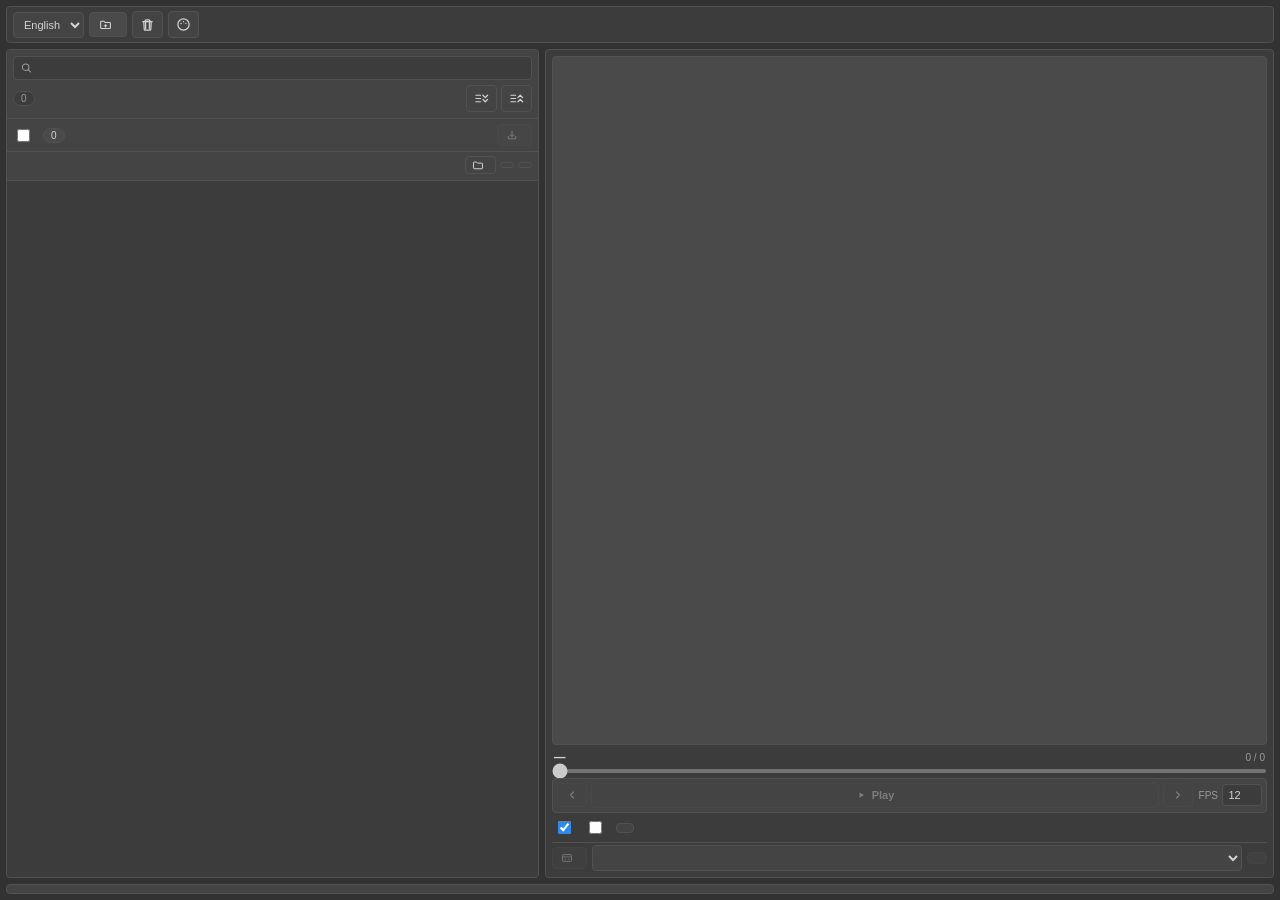
<file: client/index.html>
<!DOCTYPE html>
<html lang="zh-Hant">
<head>
    <meta charset="utf-8">
    <meta name="viewport" content="width=device-width, initial-scale=1">
    <title>PNG Sequence Preview</title>
    <link rel="stylesheet" href="./css/style.css">
    <link rel="stylesheet" href="./css/icons.css">
</head>
<body>
    <div class="toolbar">
        <select id="langSelect" class="lang-select" data-i18n-title="langTitle"></select>
        <button id="pick" class="btn-accent btn-with-ico" data-i18n-title="pickTitle">
            <span class="btn-label" data-i18n="pick"></span>
        </button>
        <input type="file" id="folderInput" webkitdirectory directory multiple hidden>
        <button id="clear" class="btn btn-icon" data-i18n-title="clearTitle"></button>
        <button id="theme" class="btn btn-icon" data-i18n-title="themeTitle"></button>
        <div id="root" class="root" title=""></div>
    </div>

    <div id="settings" class="settings" style="display:none">
        <label><span data-i18n="colorPrimary"></span> <input type="color" id="cAccent" value="#2d8ceb"></label>
        <label><span data-i18n="colorSecondary"></span> <input type="color" id="cAccent2" value="#2d8ceb"></label>
        <label><span data-i18n="colorBg"></span> <input type="color" id="cBg" value="#323232"></label>
        <span class="presets">
            <i class="swatch" data-a="#2d8ceb" data-b="#2d8ceb" style="background:#2d8ceb" title="AE Blue"></i>
            <i class="swatch" data-a="#6e6e6e" data-b="#6e6e6e" style="background:#6e6e6e" title="Gray"></i>
            <i class="swatch" data-a="#5a5a5a" data-b="#5a5a5a" style="background:#5a5a5a" title="Dark Gray"></i>
            <i class="swatch" data-a="#888888" data-b="#888888" style="background:#888888" title="Light Gray"></i>
        </span>
        <button id="themeReset" class="mini" data-i18n="reset"></button>
    </div>

    <div class="main">
        <div class="side">
            <div class="side-head">
                <div class="search-wrap">
                    <input id="search" class="search" type="text" data-i18n-ph="searchPh">
                </div>
                <div class="side-tools">
                    <span id="count" class="badge">0</span>
                    <button id="expandAll" class="mini btn btn-icon" data-i18n-title="expandAll"></button>
                    <button id="collapseAll" class="mini btn btn-icon" data-i18n-title="collapseAll"></button>
                </div>
            </div>
            <div class="batch-bar">
                <label class="chk-label">
                    <input id="selectAll" type="checkbox">
                    <span data-i18n="selectAll"></span>
                </label>
                <span id="selectedCount" class="badge badge-accent">0</span>
                <button id="exportAlpha" class="btn-accent btn-sm btn-with-ico" disabled data-i18n-title="exportAlphaTitle">
                    <span class="btn-label" data-i18n="exportAlpha"></span>
                </button>
            </div>
            <div class="export-out">
                <span class="export-out-label" data-i18n="exportOutLabel"></span>
                <span id="exportOutPath" class="export-out-path" title=""></span>
                <button id="exportOutOpen" class="mini btn btn-sm btn-with-ico" data-i18n-title="exportOutOpenTitle">
                    <span class="btn-label" data-i18n="exportOutOpen"></span>
                </button>
                <button id="exportOutPick" class="mini btn btn-sm" data-i18n-title="exportOutPickTitle">
                    <span class="btn-label" data-i18n="exportOutPick"></span>
                </button>
                <button id="exportOutReset" class="mini btn btn-sm" data-i18n-title="exportOutResetTitle">
                    <span class="btn-label" data-i18n="exportOutReset"></span>
                </button>
            </div>
            <div id="tree" class="tree"></div>
        </div>

        <div class="preview">
            <div id="stage" class="stage">
                <img id="frame" alt="">
                <div id="empty" class="empty" data-i18n="emptyPreview" data-i18n-html="1"></div>
            </div>
            <div class="meta">
                <div id="name" class="name">—</div>
                <div id="info" class="info">0 / 0</div>
            </div>
            <input id="slider" class="slider" type="range" min="0" max="0" value="0" disabled>
            <div class="transport">
                <button id="prev" class="btn btn-step" disabled data-i18n-title="prevTitle"></button>
                <button id="play" class="btn btn-play" disabled data-i18n-title="playTitle">
                    <span class="btn-label" data-i18n="play"></span>
                </button>
                <button id="next" class="btn btn-step" disabled data-i18n-title="nextTitle"></button>
                <label class="fps">FPS
                    <input id="fps" type="number" min="1" max="120" value="12">
                </label>
            </div>
            <div class="opt-row">
                <label data-i18n-title="autoplayTitle">
                    <input id="autoplay" type="checkbox" checked>
                    <span data-i18n="autoplay"></span>
                </label>
                <label data-i18n-title="autoloopTitle">
                    <input id="autoloop" type="checkbox">
                    <span data-i18n="autoloop"></span>
                </label>
                <button id="loop" class="btn btn-sm btn-with-ico" data-i18n-title="loopTitle">
                    <span class="btn-label" data-i18n="loop"></span>
                </button>
            </div>
            <div class="action-row">
                <button id="gifToPng" class="btn btn-sm btn-with-ico" disabled data-i18n-title="gifToPngTitle">
                    <span class="btn-label" data-i18n="gifToPng"></span>
                </button>
                <select id="importMode" class="import-mode" data-i18n-title="importModeTitle">
                    <option value="timeline" data-i18n="importModeTimeline"></option>
                    <option value="project" data-i18n="importModeProject"></option>
                </select>
                <button id="import" class="btn-accent btn-with-ico" disabled data-i18n-title="importTitle">
                    <span class="btn-label" data-i18n="import"></span>
                </button>
            </div>
        </div>
    </div>

    <div id="status" class="status"></div>

    <script src="./js/lib/CSInterface.js"></script>
    <script src="./js/icons.js"></script>
    <script src="./js/i18n.js"></script>
    <script src="./js/ffmpeg-export.js"></script>
    <script src="./js/main.js"></script>
</body>
</html>
</file>
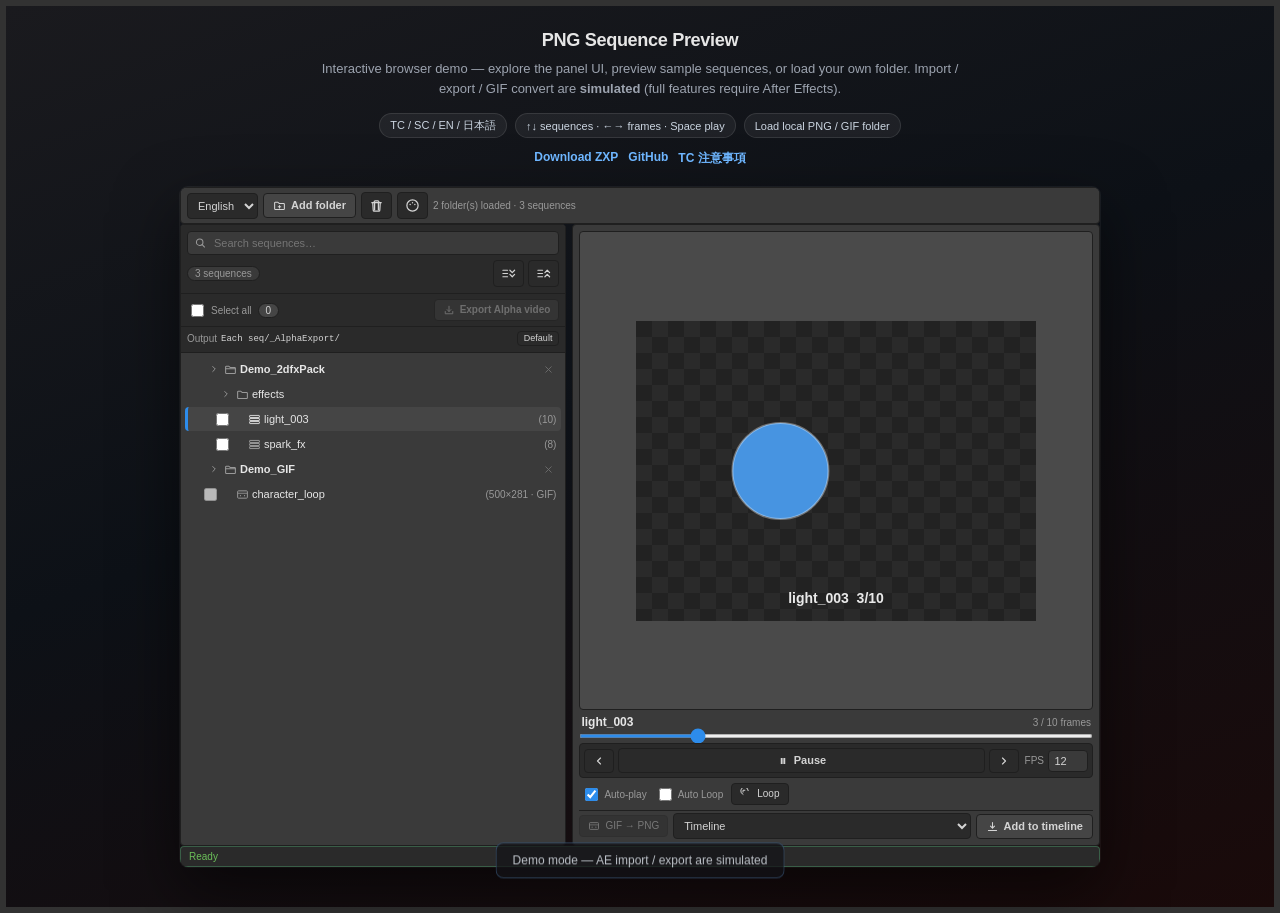
<file: docs/index.html>
<!DOCTYPE html>
<html lang="zh-TC">
<head>
    <meta charset="UTF-8">
    <meta name="viewport" content="width=device-width, initial-scale=1.0">
    <title>PNG Sequence Preview</title>
    <meta http-equiv="refresh" content="0; url=demo/">
    <link rel="canonical" href="demo/">
    <style>
        body { font-family: system-ui, sans-serif; background: #1a1a1a; color: #e0e0e0; display: flex; align-items: center; justify-content: center; min-height: 100vh; margin: 0; }
        a { color: #6eb5ff; }
    </style>
</head>
<body>
    <p>Redirecting to <a href="demo/">interactive demo</a>…</p>
</body>
</html>
</file>
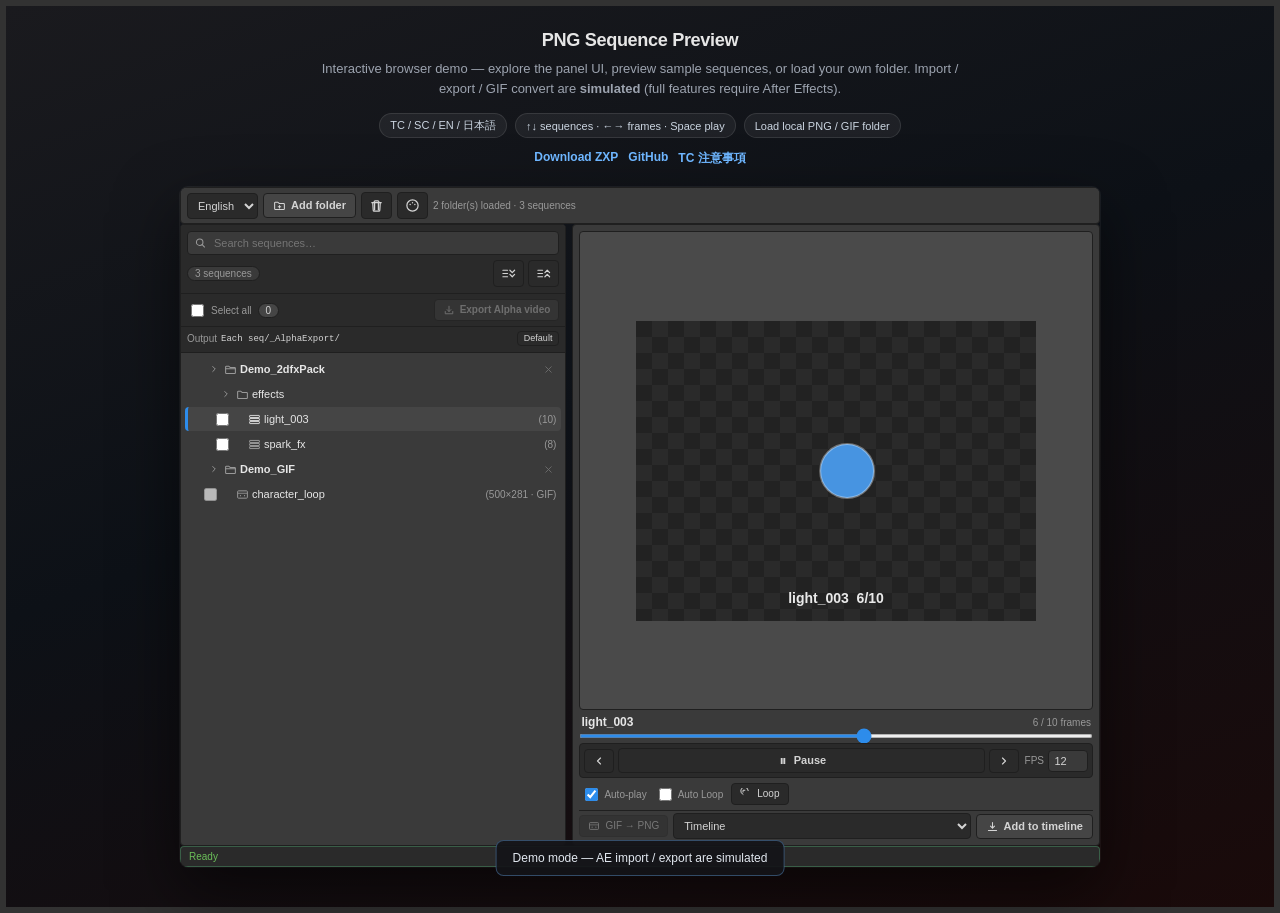
<file: docs/demo/index.html>
<!DOCTYPE html>
<html lang="zh-Hant" class="demo-page-root">
<head>
    <meta charset="utf-8">
    <meta name="viewport" content="width=device-width, initial-scale=1">
    <title>PNG Sequence Preview — Interactive Demo</title>
    <meta name="description" content="Try PNG Sequence Preview in your browser. Browse PNG sequences, preview GIFs, and explore the After Effects panel UI without installing AE.">
    <link rel="stylesheet" href="../assets/css/style.css">
    <link rel="stylesheet" href="../assets/css/icons.css">
    <link rel="stylesheet" href="./demo.css">
</head>
<body>
<div class="demo-page">
    <header class="demo-header">
        <h1>PNG Sequence Preview</h1>
        <p>
            Interactive browser demo — explore the panel UI, preview sample sequences, or load your own folder.
            Import / export / GIF convert are <strong>simulated</strong> (full features require After Effects).
        </p>
        <div class="demo-badges">
            <span class="demo-badge">TC / SC / EN / 日本語</span>
            <span class="demo-badge">↑↓ sequences · ←→ frames · Space play</span>
            <span class="demo-badge">Load local PNG / GIF folder</span>
        </div>
        <div class="demo-links">
            <a href="https://github.com/Marcycuteaf/ae-png-sequence-preview/releases/latest" target="_blank" rel="noopener">Download ZXP</a>
            <a href="https://github.com/Marcycuteaf/ae-png-sequence-preview">GitHub</a>
            <a href="https://github.com/Marcycuteaf/ae-png-sequence-preview/blob/main/docs/readme/zh-TC.md">TC 注意事項</a>
        </div>
    </header>

    <div class="demo-panel-wrap" id="demoPanel">
        <div class="toolbar">
            <select id="langSelect" class="lang-select" data-i18n-title="langTitle"></select>
            <button id="pick" class="btn-accent btn-with-ico" data-i18n-title="pickTitle">
                <span class="btn-label" data-i18n="pick"></span>
            </button>
            <input type="file" id="folderInput" webkitdirectory directory multiple hidden>
            <button id="clear" class="btn btn-icon" data-i18n-title="clearTitle"></button>
            <button id="theme" class="btn btn-icon" data-i18n-title="themeTitle"></button>
            <div id="root" class="root" title=""></div>
        </div>

        <div id="settings" class="settings" style="display:none">
            <label><span data-i18n="colorPrimary"></span> <input type="color" id="cAccent" value="#2d8ceb"></label>
            <label><span data-i18n="colorSecondary"></span> <input type="color" id="cAccent2" value="#2d8ceb"></label>
            <label><span data-i18n="colorBg"></span> <input type="color" id="cBg" value="#323232"></label>
            <button id="themeReset" class="mini" data-i18n="reset"></button>
        </div>

        <div class="main">
            <div class="side">
                <div class="side-head">
                    <div class="search-wrap">
                        <input id="search" class="search" type="text" data-i18n-ph="searchPh">
                    </div>
                    <div class="side-tools">
                        <span id="count" class="badge">0</span>
                        <button id="expandAll" class="mini btn btn-icon" data-i18n-title="expandAll"></button>
                        <button id="collapseAll" class="mini btn btn-icon" data-i18n-title="collapseAll"></button>
                    </div>
                </div>
                <div class="batch-bar">
                    <label class="chk-label">
                        <input id="selectAll" type="checkbox">
                        <span data-i18n="selectAll"></span>
                    </label>
                    <span id="selectedCount" class="badge badge-accent">0</span>
                    <button id="exportAlpha" class="btn-accent btn-sm btn-with-ico" disabled data-i18n-title="exportAlphaTitle">
                        <span class="btn-label" data-i18n="exportAlpha"></span>
                    </button>
                </div>
                <div class="export-out">
                    <span class="export-out-label" data-i18n="exportOutLabel"></span>
                    <span id="exportOutPath" class="export-out-path" data-i18n="exportOutBesideSeq" title=""></span>
                    <button id="exportOutReset" class="mini btn btn-sm" data-i18n-title="exportOutResetTitle">
                        <span class="btn-label" data-i18n="exportOutReset"></span>
                    </button>
                </div>
                <div id="tree" class="tree"></div>
            </div>

            <div class="preview">
                <div id="stage" class="stage">
                    <img id="frame" alt="">
                    <div id="empty" class="empty" data-i18n="emptyPreview" data-i18n-html="1"></div>
                </div>
                <div class="meta">
                    <div id="name" class="name">—</div>
                    <div id="info" class="info">0 / 0</div>
                </div>
                <input id="slider" class="slider" type="range" min="0" max="0" value="0" disabled>
                <div class="transport">
                    <button id="prev" class="btn btn-step" disabled data-i18n-title="prevTitle"></button>
                    <button id="play" class="btn btn-play" disabled data-i18n-title="playTitle">
                        <span class="btn-label" data-i18n="play"></span>
                    </button>
                    <button id="next" class="btn btn-step" disabled data-i18n-title="nextTitle"></button>
                    <label class="fps">FPS
                        <input id="fps" type="number" min="1" max="120" value="12">
                    </label>
                </div>
                <div class="opt-row">
                    <label data-i18n-title="autoplayTitle">
                        <input id="autoplay" type="checkbox" checked>
                        <span data-i18n="autoplay"></span>
                    </label>
                    <label data-i18n-title="autoloopTitle">
                        <input id="autoloop" type="checkbox">
                        <span data-i18n="autoloop"></span>
                    </label>
                    <button id="loop" class="btn btn-sm btn-with-ico" data-i18n-title="loopTitle">
                        <span class="btn-label" data-i18n="loop"></span>
                    </button>
                </div>
                <div class="action-row">
                    <button id="gifToPng" class="btn btn-sm btn-with-ico" disabled data-i18n-title="gifToPngTitle">
                        <span class="btn-label" data-i18n="gifToPng"></span>
                    </button>
                    <select id="importMode" class="import-mode" data-i18n-title="importModeTitle">
                        <option value="timeline" data-i18n="importModeTimeline"></option>
                        <option value="project" data-i18n="importModeProject"></option>
                    </select>
                    <button id="import" class="btn-accent btn-with-ico" disabled data-i18n-title="importTitle">
                        <span class="btn-label" data-i18n="import"></span>
                    </button>
                </div>
            </div>
        </div>

        <div id="status" class="status"></div>
    </div>
</div>

<div id="demoToast" class="demo-toast" role="status" aria-live="polite"></div>

<script src="../assets/js/i18n.js"></script>
<script src="../assets/js/icons.js"></script>
<script src="./demo.js"></script>
</body>
</html>
</file>
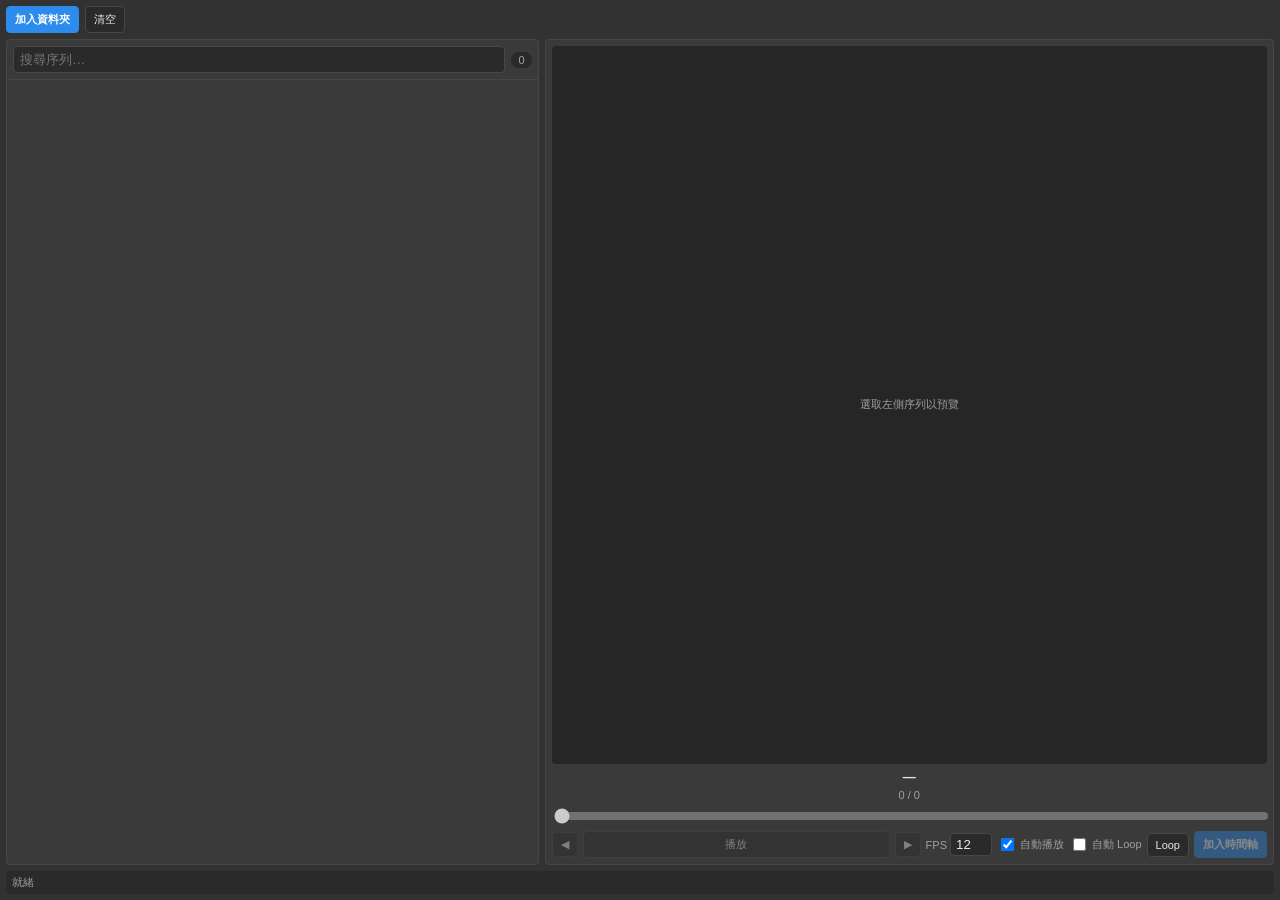
<file: lite/client/index.html>
<!DOCTYPE html>
<html lang="zh-Hant">
<head>
    <meta charset="utf-8">
    <meta name="viewport" content="width=device-width, initial-scale=1">
    <title>PNG Seq Lite</title>
    <link rel="stylesheet" href="./css/style.css">
</head>
<body>
    <div class="top">
        <button id="pick" class="btn-primary">加入資料夾</button>
        <input type="file" id="folderInput" webkitdirectory directory multiple hidden>
        <button id="clear" class="btn" title="清空全部">清空</button>
        <div id="root" class="root"></div>
    </div>

    <div class="main">
        <div class="side">
            <div class="side-head">
                <input id="search" class="search" type="text" placeholder="搜尋序列…">
                <span id="count" class="badge">0</span>
            </div>
            <div id="tree" class="tree"></div>
        </div>

        <div class="preview">
            <div id="stage" class="stage">
                <img id="frame" alt="">
                <div id="empty" class="empty">選取左側序列以預覽</div>
            </div>
            <div id="name" class="name">—</div>
            <div id="info" class="info">0 / 0</div>
            <input id="slider" class="slider" type="range" min="0" max="0" value="0" disabled>
            <div class="controls">
                <button id="prev" class="btn" disabled title="上一個">◀</button>
                <button id="play" class="btn" disabled>播放</button>
                <button id="next" class="btn" disabled title="下一個">▶</button>
                <label class="fps">FPS <input id="fps" type="number" min="1" max="120" value="12"></label>
                <label class="chk" title="選取後自動播放">
                    <input id="autoplay" type="checkbox" checked> 自動播放
                </label>
                <label class="chk" title="加入時間軸時自動 Loop">
                    <input id="autoloop" type="checkbox"> 自動 Loop
                </label>
                <button id="loop" class="btn" title="對選中圖層套用 Loop">Loop</button>
                <button id="import" class="btn-primary" disabled>加入時間軸</button>
            </div>
        </div>
    </div>

    <div id="status" class="status">就緒</div>

    <script src="./js/lib/CSInterface.js"></script>
    <script src="./js/main.js"></script>
</body>
</html>
</file>
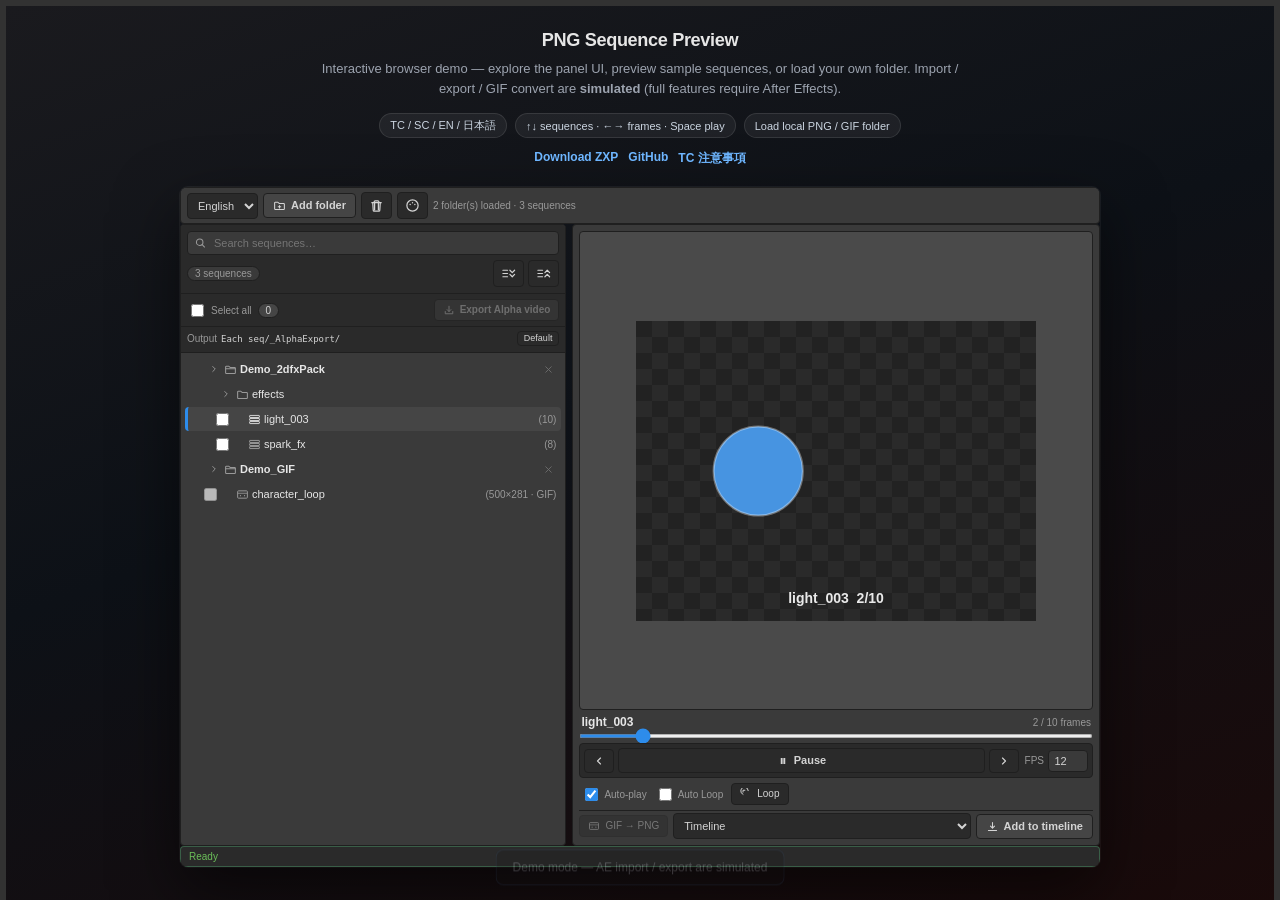
<file: docs/demo/demo-main.html>
<!DOCTYPE html>
<html lang="zh-Hant">
<head>
<meta charset="utf-8">
<meta http-equiv="refresh" content="0; url=./index.html">
<title>Redirecting…</title>
</head>
<body>
<p><a href="./index.html">PNG Sequence Preview — Interactive Demo</a></p>
</body>
</html>
</file>
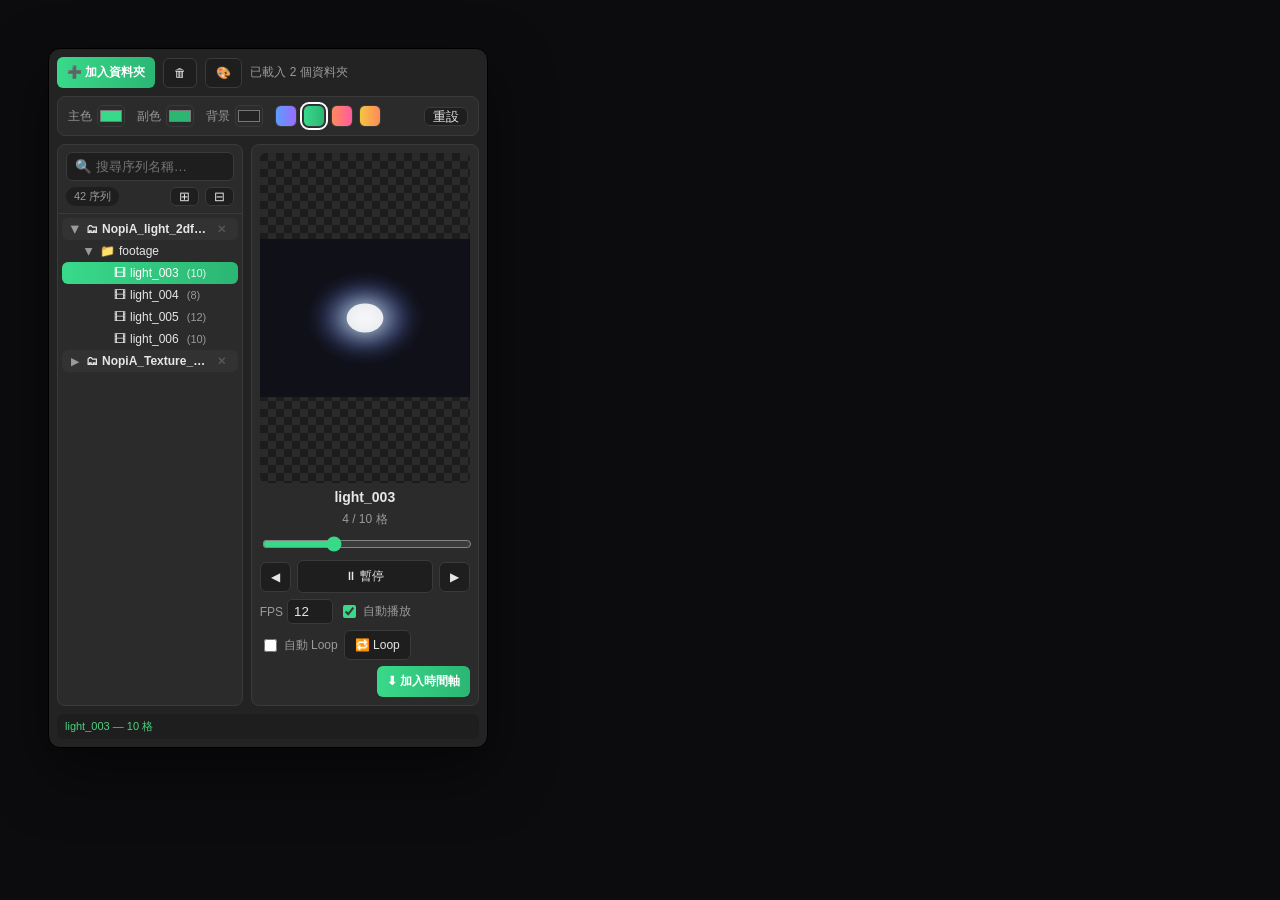
<file: docs/demo/demo-theme.html>
<!DOCTYPE html>
<html lang="zh-Hant">
<head>
<meta charset="utf-8">
<title>PNG Sequence Preview — Theme</title>
<link rel="stylesheet" href="./style.css">
<style>
  :root {
    --accent: #39d98a;
    --accent2: #2bb673;
  }
</style>
</head>
<body>
<div class="panel-frame" id="frame">
  <div class="top">
    <button class="btn-primary">➕ 加入資料夾</button>
    <button class="btn" title="清空全部">🗑</button>
    <button class="btn" title="介面顏色">🎨</button>
    <div class="root">已載入 2 個資料夾</div>
  </div>

  <div class="settings">
    <label>主色 <input type="color" value="#39d98a"></label>
    <label>副色 <input type="color" value="#2bb673"></label>
    <label>背景 <input type="color" value="#232323"></label>
    <span class="presets">
      <i class="swatch" style="background:linear-gradient(90deg,#5b9dff,#9a6cff)"></i>
      <i class="swatch" style="background:linear-gradient(90deg,#39d98a,#2bb673);outline:2px solid #fff;outline-offset:1px"></i>
      <i class="swatch" style="background:linear-gradient(90deg,#ff8a5b,#ff5b9d)"></i>
      <i class="swatch" style="background:linear-gradient(90deg,#f5c542,#ff8a5b)"></i>
    </span>
    <button class="mini">重設</button>
  </div>

  <div class="main">
    <div class="side">
      <div class="side-head">
        <input class="search" type="text" placeholder="🔍 搜尋序列名稱…">
        <div class="side-tools">
          <span class="badge">42 序列</span>
          <button class="mini">⊞</button>
          <button class="mini">⊟</button>
        </div>
      </div>
      <div class="tree">
        <div class="node">
          <div class="row root-row" style="padding-left:6px">
            <span class="tw open">▶</span><span class="ico">🗂</span>
            <span class="label">NopiA_light_2dfxPack</span><span class="rm">✕</span>
          </div>
          <div class="children open">
            <div class="node"><div class="row" style="padding-left:20px">
              <span class="tw open">▶</span><span class="ico">📁</span><span class="label">footage</span></div>
              <div class="children open">
                <div class="node"><div class="row active" style="padding-left:34px">
                  <span class="tw leaf">▶</span><span class="ico">🎞</span><span class="label">light_003</span><span class="sub">(10)</span></div></div>
                <div class="node"><div class="row" style="padding-left:34px">
                  <span class="tw leaf">▶</span><span class="ico">🎞</span><span class="label">light_004</span><span class="sub">(8)</span></div></div>
                <div class="node"><div class="row" style="padding-left:34px">
                  <span class="tw leaf">▶</span><span class="ico">🎞</span><span class="label">light_005</span><span class="sub">(12)</span></div></div>
                <div class="node"><div class="row" style="padding-left:34px">
                  <span class="tw leaf">▶</span><span class="ico">🎞</span><span class="label">light_006</span><span class="sub">(10)</span></div></div>
              </div>
            </div>
          </div>
        </div>
        <div class="node">
          <div class="row root-row" style="padding-left:6px">
            <span class="tw">▶</span><span class="ico">🗂</span>
            <span class="label">NopiA_Texture_Pack_vol.1</span><span class="rm">✕</span>
          </div>
        </div>
      </div>
    </div>

    <div class="preview">
      <div class="stage">
        <img src="./preview.svg" alt="light_003 preview">
      </div>
      <div class="name">light_003</div>
      <div class="info">4 / 10 格</div>
      <input class="slider" type="range" min="0" max="9" value="3">
      <div class="controls">
        <button class="btn">◀</button>
        <button class="btn" id="play">⏸ 暫停</button>
        <button class="btn">▶</button>
        <label class="fps">FPS <input type="number" value="12"></label>
        <label class="autoplay"><input type="checkbox" checked> 自動播放</label>
        <label class="autoplay"><input type="checkbox"> 自動 Loop</label>
        <button class="btn">🔁 Loop</button>
        <button class="btn-primary" id="import">⬇ 加入時間軸</button>
      </div>
    </div>
  </div>

  <div class="status ok">light_003 — 10 格</div>
</div>
</body>
</html>
</file>
<file: client/css/style.css>
:root {
    /* AE 深色面板 fallback（執行時由 appSkinInfo 覆寫） */
    --bg: #323232;
    --panel: #3a3a3a;
    --panel2: #2a2a2a;
    --panel3: #454545;
    --line: #1f1f1f;
    --stage: #262626;
    --txt: #d4d4d4;
    --muted: #999999;
    --accent: #2d8ceb;
    --accent-dim: rgba(45, 140, 235, 0.18);
    --accent2: #2d8ceb;
    --ok: #6bbf59;
    --err: #e34850;
    --radius: 4px;
}

* { box-sizing: border-box; }

html, body {
    margin: 0;
    height: 100%;
    background: var(--bg);
    color: var(--txt);
    font-family: -apple-system, "Segoe UI", "PingFang TC", "Microsoft JhengHei", sans-serif;
    font-size: 11px;
    user-select: none;
    overflow: hidden;
}

body {
    display: flex;
    flex-direction: column;
    padding: 6px;
    gap: 6px;
}

/* ── 頂部工具列 ── */
.toolbar {
    display: flex;
    gap: 5px;
    align-items: center;
    flex: 0 0 auto;
    padding: 4px 6px;
    background: var(--panel);
    border: 1px solid var(--line);
    border-radius: var(--radius);
}

.root {
    flex: 1;
    min-width: 0;
    color: var(--muted);
    font-size: 10px;
    white-space: nowrap;
    overflow: hidden;
    text-overflow: ellipsis;
}

.lang-select,
select.import-mode {
    flex: 0 0 auto;
    background: var(--panel2);
    color: var(--txt);
    border: 1px solid var(--line);
    border-radius: 4px;
    padding: 5px 6px;
    font-family: inherit;
    font-size: 11px;
    cursor: pointer;
    outline: none;
}
.lang-select { max-width: 72px; }
.lang-select:focus,
select.import-mode:focus { border-color: var(--accent); }

/* ── 主題設定 ── */
.settings {
    flex: 0 0 auto;
    display: flex;
    align-items: center;
    gap: 10px;
    flex-wrap: wrap;
    background: var(--panel);
    border: 1px solid var(--line);
    border-radius: var(--radius);
    padding: 6px 8px;
}
.settings label { display: flex; align-items: center; gap: 4px; color: var(--muted); }
.settings input[type="color"] {
    width: 24px; height: 20px; padding: 0;
    border: 1px solid var(--line); border-radius: 4px;
    background: none; cursor: pointer;
}
.presets { display: flex; gap: 4px; }
.swatch {
    width: 20px; height: 20px; border-radius: 4px; cursor: pointer;
    border: 1px solid var(--line); display: inline-block;
}
.swatch:hover { outline: 1px solid var(--accent); }

/* ── 主體 ── */
.main {
    flex: 1 1 auto;
    display: flex;
    gap: 6px;
    min-height: 0;
}

/* ── 側邊樹 ── */
.side {
    flex: 0 0 42%;
    min-width: 148px;
    display: flex;
    flex-direction: column;
    background: var(--panel);
    border: 1px solid var(--line);
    border-radius: var(--radius);
    overflow: hidden;
}

.side-head {
    padding: 6px;
    border-bottom: 1px solid var(--line);
    display: flex;
    flex-direction: column;
    gap: 5px;
    background: var(--panel2);
}

.search {
    width: 100%;
    background: var(--panel);
    color: var(--txt);
    border: 1px solid var(--line);
    border-radius: 4px;
    padding: 5px 7px;
    font-family: inherit;
    font-size: 11px;
    outline: none;
}
.search:focus { border-color: var(--accent); }

.side-tools {
    display: flex;
    align-items: center;
    gap: 4px;
}

.badge {
    background: var(--panel);
    color: var(--muted);
    border: 1px solid var(--line);
    border-radius: 99px;
    padding: 1px 7px;
    font-size: 10px;
}
.badge-accent {
    color: var(--txt);
    border-color: var(--line);
    background: var(--panel3);
}

.batch-bar {
    display: flex;
    align-items: center;
    gap: 6px;
    padding: 5px 6px;
    border-bottom: 1px solid var(--line);
    background: var(--panel2);
    flex-wrap: wrap;
}

.chk-label {
    display: flex;
    align-items: center;
    gap: 4px;
    color: var(--muted);
    cursor: pointer;
    font-size: 10px;
}
.chk-label input { accent-color: var(--accent); cursor: pointer; }

#exportAlpha { margin-left: auto; }

.export-out {
    display: flex;
    align-items: center;
    gap: 4px;
    padding: 4px 6px 6px;
    border-bottom: 1px solid var(--line);
    background: var(--panel2);
    flex-wrap: wrap;
    font-size: 10px;
}
.export-out-label {
    flex: 0 0 auto;
    color: var(--muted);
}
.export-out-path {
    flex: 1 1 auto;
    min-width: 0;
    overflow: hidden;
    text-overflow: ellipsis;
    white-space: nowrap;
    color: var(--txt);
    font-family: ui-monospace, SFMono-Regular, Menlo, monospace;
    font-size: 9px;
}
.export-out .mini { flex: 0 0 auto; padding: 2px 6px; font-size: 9px; }

.tree {
    flex: 1;
    overflow: auto;
    padding: 3px 2px;
}

/* ── 樹節點 ── */
.node { white-space: nowrap; }

.row {
    display: flex;
    align-items: center;
    gap: 3px;
    padding: 3px 5px;
    margin: 1px 2px;
    border-radius: 4px;
    border-left: 3px solid transparent;
    cursor: pointer;
    overflow: hidden;
    min-height: 24px;
}
.row:hover { background: var(--panel3); }
.row.active {
    background: var(--panel3);
    border-left-color: var(--accent);
}
.row.active .sub { color: var(--muted); }

.root-row { font-weight: 600; }

.seq-chk {
    flex: 0 0 auto;
    width: 13px;
    height: 13px;
    margin: 0;
    accent-color: var(--accent);
    cursor: pointer;
}

.tw {
    width: 12px;
    flex: 0 0 12px;
    text-align: center;
    color: var(--muted);
}
.tw.leaf { visibility: hidden; }

.ico { flex: 0 0 auto; }
.label { overflow: hidden; text-overflow: ellipsis; flex: 1 1 auto; min-width: 0; }
.sub {
    flex: 0 0 auto;
    color: var(--muted);
    font-size: 10px;
    font-variant-numeric: tabular-nums;
}

.rm {
    flex: 0 0 auto;
    color: var(--muted);
    padding: 0 4px;
    border-radius: 3px;
    font-size: 10px;
    opacity: 0.55;
    cursor: pointer;
    position: relative;
    z-index: 2;
}
.row:hover .rm { opacity: 1; }
.rm:hover { color: var(--err); background: var(--panel); }
.rm .ico-svg { pointer-events: none; }

.children { display: none; }
.children.open { display: block; }

/* ── 預覽區 ── */
.preview {
    flex: 1 1 auto;
    min-width: 0;
    display: flex;
    flex-direction: column;
    gap: 5px;
    background: var(--panel);
    border: 1px solid var(--line);
    border-radius: var(--radius);
    padding: 6px;
}

.stage {
    flex: 1 1 auto;
    min-height: 100px;
    /* 棋盤格 = 透明預覽（黑色 PNG 也能看見） */
    --cb-a: #4a4a4a;
    --cb-b: #606060;
    background-color: var(--cb-a);
    background-image:
        linear-gradient(45deg, var(--cb-b) 25%, transparent 25%) 0 0/12px 12px,
        linear-gradient(-45deg, var(--cb-b) 25%, transparent 25%) 0 6px/12px 12px,
        linear-gradient(45deg, transparent 75%, var(--cb-b) 75%) 6px -6px/12px 12px,
        linear-gradient(-45deg, transparent 75%, var(--cb-b) 75%) -6px 0/12px 12px;
    border: 1px solid var(--line);
    border-radius: 4px;
    display: flex;
    align-items: center;
    justify-content: center;
    overflow: hidden;
}
.stage img { max-width: 100%; max-height: 100%; object-fit: contain; display: none; }
.empty { color: var(--muted); text-align: center; line-height: 1.6; font-size: 10px; padding: 8px; }

.meta {
    display: flex;
    align-items: baseline;
    justify-content: space-between;
    gap: 8px;
    padding: 0 2px;
}
.name {
    font-weight: 600;
    font-size: 12px;
    white-space: nowrap;
    overflow: hidden;
    text-overflow: ellipsis;
    flex: 1;
}
.info {
    color: var(--muted);
    font-size: 10px;
    font-variant-numeric: tabular-nums;
    flex: 0 0 auto;
}

.slider {
    width: 100%;
    height: 4px;
    accent-color: var(--accent);
    margin: 0;
}

.transport {
    display: flex;
    align-items: center;
    gap: 4px;
    padding: 4px;
    background: var(--panel2);
    border: 1px solid var(--line);
    border-radius: 4px;
}

.btn-icon {
    display: inline-flex;
    align-items: center;
    justify-content: center;
    padding: 5px 7px;
    min-width: 28px;
    font-size: 12px;
    line-height: 1;
}

.btn-step {
    padding: 5px 8px;
    min-width: 28px;
    font-size: 10px;
}

.btn-play {
    flex: 1;
    min-width: 64px;
    font-weight: 600;
}

.fps {
    display: flex;
    align-items: center;
    gap: 4px;
    color: var(--muted);
    font-size: 10px;
    margin-left: 2px;
}
.fps input {
    width: 40px;
    text-align: center;
    padding: 4px 2px;
}

.opt-row {
    display: flex;
    align-items: center;
    gap: 8px;
    flex-wrap: wrap;
    padding: 0 2px;
}

.opt-row label {
    display: flex;
    align-items: center;
    gap: 3px;
    color: var(--muted);
    font-size: 10px;
    cursor: pointer;
}
.opt-row input[type="checkbox"] { accent-color: var(--accent); }

.action-row {
    display: flex;
    align-items: center;
    gap: 5px;
    flex-wrap: wrap;
    padding-top: 2px;
    border-top: 1px solid var(--line);
    margin-top: auto;
}
#gifToPng { flex: 0 0 auto; white-space: nowrap; }
select.import-mode { flex: 1; min-width: 80px; max-width: none; }
#import { flex: 0 0 auto; white-space: nowrap; }

/* ── 按鈕 ── */
button {
    font-family: inherit;
    font-size: 11px;
    cursor: pointer;
    border: 1px solid var(--line);
    background: var(--panel2);
    color: var(--txt);
    border-radius: 4px;
    padding: 5px 9px;
    line-height: 1.2;
}
button:hover:not(:disabled) {
    border-color: var(--accent);
    background: var(--panel3);
}
button:disabled { opacity: 0.4; cursor: not-allowed; }

.btn-accent,
.btn-primary {
    border: 1px solid var(--line);
    background: var(--panel3);
    color: var(--txt);
    font-weight: 600;
}
.btn-accent:hover:not(:disabled),
.btn-primary:hover:not(:disabled) {
    background: var(--accent);
    border-color: var(--accent);
    color: #fff;
    filter: none;
}

.btn-sm { padding: 4px 8px; font-size: 10px; }

.mini {
    padding: 2px 6px;
    font-size: 11px;
    line-height: 1;
    margin-left: auto;
}
.mini + .mini { margin-left: 0; }

#pick { flex: 0 1 auto; }

input[type="number"],
input[type="text"] {
    background: var(--panel);
    color: var(--txt);
    border: 1px solid var(--line);
    border-radius: 4px;
    font-family: inherit;
    font-size: 11px;
}

.status {
    flex: 0 0 auto;
    padding: 4px 8px;
    border-radius: 4px;
    background: var(--panel2);
    border: 1px solid var(--line);
    color: var(--muted);
    font-size: 10px;
    white-space: nowrap;
    overflow: hidden;
    text-overflow: ellipsis;
}
.status.ok { color: var(--ok); border-color: rgba(95, 214, 138, 0.3); }
.status.err { color: var(--err); border-color: rgba(240, 113, 120, 0.3); }
</file>
<file: client/css/icons.css>
.ico-svg {
    width: 14px;
    height: 14px;
    display: block;
    flex-shrink: 0;
}

.btn-icon {
    display: inline-flex;
    align-items: center;
    justify-content: center;
    padding: 5px 7px;
}
.btn-icon .ico-svg { width: 15px; height: 15px; }

.btn-with-ico {
    display: inline-flex;
    align-items: center;
    gap: 5px;
}
.btn-with-ico .ico-svg { width: 13px; height: 13px; }

.btn-play {
    display: inline-flex;
    align-items: center;
    justify-content: center;
    gap: 5px;
}
.btn-play .ico-svg { width: 12px; height: 12px; }

.btn-step {
    display: inline-flex;
    align-items: center;
    justify-content: center;
    padding: 5px 8px;
}
.btn-step .ico-svg { width: 12px; height: 12px; }

.btn-sm.btn-with-ico .ico-svg { width: 12px; height: 12px; }

.search-wrap {
    position: relative;
    width: 100%;
}
.search-wrap > .ico-svg {
    position: absolute;
    left: 7px;
    top: 50%;
    transform: translateY(-50%);
    width: 13px;
    height: 13px;
    color: var(--muted);
    pointer-events: none;
}
.search-wrap .search { padding-left: 26px; }

.tree .ico {
    display: inline-flex;
    align-items: center;
    justify-content: center;
    width: 14px;
    flex: 0 0 14px;
    color: var(--muted);
}
.tree .ico .ico-svg { width: 13px; height: 13px; }
.row.active .ico { color: var(--txt); }

.tw {
    display: inline-flex;
    align-items: center;
    justify-content: center;
}
.tw .ico-svg { width: 10px; height: 10px; transition: transform .1s; }
.tw.open .ico-svg { transform: rotate(90deg); }

.rm {
    display: inline-flex;
    align-items: center;
    justify-content: center;
    padding: 2px;
}
.rm .ico-svg { width: 11px; height: 11px; }
</file>
<file: docs/assets/css/style.css>
:root {
    /* AE 深色面板 fallback（執行時由 appSkinInfo 覆寫） */
    --bg: #323232;
    --panel: #3a3a3a;
    --panel2: #2a2a2a;
    --panel3: #454545;
    --line: #1f1f1f;
    --stage: #262626;
    --txt: #d4d4d4;
    --muted: #999999;
    --accent: #2d8ceb;
    --accent-dim: rgba(45, 140, 235, 0.18);
    --accent2: #2d8ceb;
    --ok: #6bbf59;
    --err: #e34850;
    --radius: 4px;
}

* { box-sizing: border-box; }

html, body {
    margin: 0;
    height: 100%;
    background: var(--bg);
    color: var(--txt);
    font-family: -apple-system, "Segoe UI", "PingFang TC", "Microsoft JhengHei", sans-serif;
    font-size: 11px;
    user-select: none;
    overflow: hidden;
}

body {
    display: flex;
    flex-direction: column;
    padding: 6px;
    gap: 6px;
}

/* ── 頂部工具列 ── */
.toolbar {
    display: flex;
    gap: 5px;
    align-items: center;
    flex: 0 0 auto;
    padding: 4px 6px;
    background: var(--panel);
    border: 1px solid var(--line);
    border-radius: var(--radius);
}

.root {
    flex: 1;
    min-width: 0;
    color: var(--muted);
    font-size: 10px;
    white-space: nowrap;
    overflow: hidden;
    text-overflow: ellipsis;
}

.lang-select,
select.import-mode {
    flex: 0 0 auto;
    background: var(--panel2);
    color: var(--txt);
    border: 1px solid var(--line);
    border-radius: 4px;
    padding: 5px 6px;
    font-family: inherit;
    font-size: 11px;
    cursor: pointer;
    outline: none;
}
.lang-select { max-width: 72px; }
.lang-select:focus,
select.import-mode:focus { border-color: var(--accent); }

/* ── 主題設定 ── */
.settings {
    flex: 0 0 auto;
    display: flex;
    align-items: center;
    gap: 10px;
    flex-wrap: wrap;
    background: var(--panel);
    border: 1px solid var(--line);
    border-radius: var(--radius);
    padding: 6px 8px;
}
.settings label { display: flex; align-items: center; gap: 4px; color: var(--muted); }
.settings input[type="color"] {
    width: 24px; height: 20px; padding: 0;
    border: 1px solid var(--line); border-radius: 4px;
    background: none; cursor: pointer;
}
.presets { display: flex; gap: 4px; }
.swatch {
    width: 20px; height: 20px; border-radius: 4px; cursor: pointer;
    border: 1px solid var(--line); display: inline-block;
}
.swatch:hover { outline: 1px solid var(--accent); }

/* ── 主體 ── */
.main {
    flex: 1 1 auto;
    display: flex;
    gap: 6px;
    min-height: 0;
}

/* ── 側邊樹 ── */
.side {
    flex: 0 0 42%;
    min-width: 148px;
    display: flex;
    flex-direction: column;
    background: var(--panel);
    border: 1px solid var(--line);
    border-radius: var(--radius);
    overflow: hidden;
}

.side-head {
    padding: 6px;
    border-bottom: 1px solid var(--line);
    display: flex;
    flex-direction: column;
    gap: 5px;
    background: var(--panel2);
}

.search {
    width: 100%;
    background: var(--panel);
    color: var(--txt);
    border: 1px solid var(--line);
    border-radius: 4px;
    padding: 5px 7px;
    font-family: inherit;
    font-size: 11px;
    outline: none;
}
.search:focus { border-color: var(--accent); }

.side-tools {
    display: flex;
    align-items: center;
    gap: 4px;
}

.badge {
    background: var(--panel);
    color: var(--muted);
    border: 1px solid var(--line);
    border-radius: 99px;
    padding: 1px 7px;
    font-size: 10px;
}
.badge-accent {
    color: var(--txt);
    border-color: var(--line);
    background: var(--panel3);
}

.batch-bar {
    display: flex;
    align-items: center;
    gap: 6px;
    padding: 5px 6px;
    border-bottom: 1px solid var(--line);
    background: var(--panel2);
    flex-wrap: wrap;
}

.chk-label {
    display: flex;
    align-items: center;
    gap: 4px;
    color: var(--muted);
    cursor: pointer;
    font-size: 10px;
}
.chk-label input { accent-color: var(--accent); cursor: pointer; }

#exportAlpha { margin-left: auto; }

.export-out {
    display: flex;
    align-items: center;
    gap: 4px;
    padding: 4px 6px 6px;
    border-bottom: 1px solid var(--line);
    background: var(--panel2);
    flex-wrap: wrap;
    font-size: 10px;
}
.export-out-label {
    flex: 0 0 auto;
    color: var(--muted);
}
.export-out-path {
    flex: 1 1 auto;
    min-width: 0;
    overflow: hidden;
    text-overflow: ellipsis;
    white-space: nowrap;
    color: var(--txt);
    font-family: ui-monospace, SFMono-Regular, Menlo, monospace;
    font-size: 9px;
}
.export-out .mini { flex: 0 0 auto; padding: 2px 6px; font-size: 9px; }

.tree {
    flex: 1;
    overflow: auto;
    padding: 3px 2px;
}

/* ── 樹節點 ── */
.node { white-space: nowrap; }

.row {
    display: flex;
    align-items: center;
    gap: 3px;
    padding: 3px 5px;
    margin: 1px 2px;
    border-radius: 4px;
    border-left: 3px solid transparent;
    cursor: pointer;
    overflow: hidden;
    min-height: 24px;
}
.row:hover { background: var(--panel3); }
.row.active {
    background: var(--panel3);
    border-left-color: var(--accent);
}
.row.active .sub { color: var(--muted); }

.root-row { font-weight: 600; }

.seq-chk {
    flex: 0 0 auto;
    width: 13px;
    height: 13px;
    margin: 0;
    accent-color: var(--accent);
    cursor: pointer;
}

.tw {
    width: 12px;
    flex: 0 0 12px;
    text-align: center;
    color: var(--muted);
}
.tw.leaf { visibility: hidden; }

.ico { flex: 0 0 auto; }
.label { overflow: hidden; text-overflow: ellipsis; flex: 1 1 auto; min-width: 0; }
.sub {
    flex: 0 0 auto;
    color: var(--muted);
    font-size: 10px;
    font-variant-numeric: tabular-nums;
}

.rm {
    flex: 0 0 auto;
    color: var(--muted);
    padding: 0 4px;
    border-radius: 3px;
    font-size: 10px;
    opacity: 0.55;
    cursor: pointer;
    position: relative;
    z-index: 2;
}
.row:hover .rm { opacity: 1; }
.rm:hover { color: var(--err); background: var(--panel); }
.rm .ico-svg { pointer-events: none; }

.children { display: none; }
.children.open { display: block; }

/* ── 預覽區 ── */
.preview {
    flex: 1 1 auto;
    min-width: 0;
    display: flex;
    flex-direction: column;
    gap: 5px;
    background: var(--panel);
    border: 1px solid var(--line);
    border-radius: var(--radius);
    padding: 6px;
}

.stage {
    flex: 1 1 auto;
    min-height: 100px;
    /* 棋盤格 = 透明預覽（黑色 PNG 也能看見） */
    --cb-a: #4a4a4a;
    --cb-b: #606060;
    background-color: var(--cb-a);
    background-image:
        linear-gradient(45deg, var(--cb-b) 25%, transparent 25%) 0 0/12px 12px,
        linear-gradient(-45deg, var(--cb-b) 25%, transparent 25%) 0 6px/12px 12px,
        linear-gradient(45deg, transparent 75%, var(--cb-b) 75%) 6px -6px/12px 12px,
        linear-gradient(-45deg, transparent 75%, var(--cb-b) 75%) -6px 0/12px 12px;
    border: 1px solid var(--line);
    border-radius: 4px;
    display: flex;
    align-items: center;
    justify-content: center;
    overflow: hidden;
}
.stage img { max-width: 100%; max-height: 100%; object-fit: contain; display: none; }
.empty { color: var(--muted); text-align: center; line-height: 1.6; font-size: 10px; padding: 8px; }

.meta {
    display: flex;
    align-items: baseline;
    justify-content: space-between;
    gap: 8px;
    padding: 0 2px;
}
.name {
    font-weight: 600;
    font-size: 12px;
    white-space: nowrap;
    overflow: hidden;
    text-overflow: ellipsis;
    flex: 1;
}
.info {
    color: var(--muted);
    font-size: 10px;
    font-variant-numeric: tabular-nums;
    flex: 0 0 auto;
}

.slider {
    width: 100%;
    height: 4px;
    accent-color: var(--accent);
    margin: 0;
}

.transport {
    display: flex;
    align-items: center;
    gap: 4px;
    padding: 4px;
    background: var(--panel2);
    border: 1px solid var(--line);
    border-radius: 4px;
}

.btn-icon {
    display: inline-flex;
    align-items: center;
    justify-content: center;
    padding: 5px 7px;
    min-width: 28px;
    font-size: 12px;
    line-height: 1;
}

.btn-step {
    padding: 5px 8px;
    min-width: 28px;
    font-size: 10px;
}

.btn-play {
    flex: 1;
    min-width: 64px;
    font-weight: 600;
}

.fps {
    display: flex;
    align-items: center;
    gap: 4px;
    color: var(--muted);
    font-size: 10px;
    margin-left: 2px;
}
.fps input {
    width: 40px;
    text-align: center;
    padding: 4px 2px;
}

.opt-row {
    display: flex;
    align-items: center;
    gap: 8px;
    flex-wrap: wrap;
    padding: 0 2px;
}

.opt-row label {
    display: flex;
    align-items: center;
    gap: 3px;
    color: var(--muted);
    font-size: 10px;
    cursor: pointer;
}
.opt-row input[type="checkbox"] { accent-color: var(--accent); }

.action-row {
    display: flex;
    align-items: center;
    gap: 5px;
    flex-wrap: wrap;
    padding-top: 2px;
    border-top: 1px solid var(--line);
    margin-top: auto;
}
#gifToPng { flex: 0 0 auto; white-space: nowrap; }
select.import-mode { flex: 1; min-width: 80px; max-width: none; }
#import { flex: 0 0 auto; white-space: nowrap; }

/* ── 按鈕 ── */
button {
    font-family: inherit;
    font-size: 11px;
    cursor: pointer;
    border: 1px solid var(--line);
    background: var(--panel2);
    color: var(--txt);
    border-radius: 4px;
    padding: 5px 9px;
    line-height: 1.2;
}
button:hover:not(:disabled) {
    border-color: var(--accent);
    background: var(--panel3);
}
button:disabled { opacity: 0.4; cursor: not-allowed; }

.btn-accent,
.btn-primary {
    border: 1px solid var(--line);
    background: var(--panel3);
    color: var(--txt);
    font-weight: 600;
}
.btn-accent:hover:not(:disabled),
.btn-primary:hover:not(:disabled) {
    background: var(--accent);
    border-color: var(--accent);
    color: #fff;
    filter: none;
}

.btn-sm { padding: 4px 8px; font-size: 10px; }

.mini {
    padding: 2px 6px;
    font-size: 11px;
    line-height: 1;
    margin-left: auto;
}
.mini + .mini { margin-left: 0; }

#pick { flex: 0 1 auto; }

input[type="number"],
input[type="text"] {
    background: var(--panel);
    color: var(--txt);
    border: 1px solid var(--line);
    border-radius: 4px;
    font-family: inherit;
    font-size: 11px;
}

.status {
    flex: 0 0 auto;
    padding: 4px 8px;
    border-radius: 4px;
    background: var(--panel2);
    border: 1px solid var(--line);
    color: var(--muted);
    font-size: 10px;
    white-space: nowrap;
    overflow: hidden;
    text-overflow: ellipsis;
}
.status.ok { color: var(--ok); border-color: rgba(95, 214, 138, 0.3); }
.status.err { color: var(--err); border-color: rgba(240, 113, 120, 0.3); }
</file>
<file: docs/assets/css/icons.css>
.ico-svg {
    width: 14px;
    height: 14px;
    display: block;
    flex-shrink: 0;
}

.btn-icon {
    display: inline-flex;
    align-items: center;
    justify-content: center;
    padding: 5px 7px;
}
.btn-icon .ico-svg { width: 15px; height: 15px; }

.btn-with-ico {
    display: inline-flex;
    align-items: center;
    gap: 5px;
}
.btn-with-ico .ico-svg { width: 13px; height: 13px; }

.btn-play {
    display: inline-flex;
    align-items: center;
    justify-content: center;
    gap: 5px;
}
.btn-play .ico-svg { width: 12px; height: 12px; }

.btn-step {
    display: inline-flex;
    align-items: center;
    justify-content: center;
    padding: 5px 8px;
}
.btn-step .ico-svg { width: 12px; height: 12px; }

.btn-sm.btn-with-ico .ico-svg { width: 12px; height: 12px; }

.search-wrap {
    position: relative;
    width: 100%;
}
.search-wrap > .ico-svg {
    position: absolute;
    left: 7px;
    top: 50%;
    transform: translateY(-50%);
    width: 13px;
    height: 13px;
    color: var(--muted);
    pointer-events: none;
}
.search-wrap .search { padding-left: 26px; }

.tree .ico {
    display: inline-flex;
    align-items: center;
    justify-content: center;
    width: 14px;
    flex: 0 0 14px;
    color: var(--muted);
}
.tree .ico .ico-svg { width: 13px; height: 13px; }
.row.active .ico { color: var(--txt); }

.tw {
    display: inline-flex;
    align-items: center;
    justify-content: center;
}
.tw .ico-svg { width: 10px; height: 10px; transition: transform .1s; }
.tw.open .ico-svg { transform: rotate(90deg); }

.rm {
    display: inline-flex;
    align-items: center;
    justify-content: center;
    padding: 2px;
}
.rm .ico-svg { width: 11px; height: 11px; }
</file>
<file: docs/demo/demo.css>
/* Demo page chrome — panel styles come from ../../client/css/ */
html.demo-page-root,
html.demo-page-root body {
    height: auto;
    min-height: 100%;
    overflow: auto;
    user-select: auto;
}

.demo-page {
    min-height: 100vh;
    background: linear-gradient(160deg, #1a1a1e 0%, #0d1117 45%, #1a0a0a 100%);
    color: #e6e6e6;
    font-family: -apple-system, "Segoe UI", "PingFang TC", "Microsoft JhengHei", sans-serif;
    padding: 24px 16px 40px;
}

.demo-header {
    max-width: 920px;
    margin: 0 auto 20px;
    text-align: center;
}

.demo-header h1 {
    margin: 0 0 8px;
    font-size: 1.65rem;
    font-weight: 700;
    letter-spacing: -0.02em;
}

.demo-header p {
    margin: 0 auto 14px;
    max-width: 640px;
    color: #9ca3af;
    font-size: 13px;
    line-height: 1.55;
}

.demo-badges {
    display: flex;
    flex-wrap: wrap;
    gap: 8px;
    justify-content: center;
    margin-bottom: 12px;
}

.demo-badge {
    display: inline-flex;
    align-items: center;
    gap: 6px;
    padding: 4px 10px;
    border-radius: 999px;
    background: rgba(255, 255, 255, 0.06);
    border: 1px solid rgba(255, 255, 255, 0.1);
    font-size: 11px;
    color: #cbd5e1;
}

.demo-links {
    display: flex;
    flex-wrap: wrap;
    gap: 10px;
    justify-content: center;
}

.demo-links a {
    color: #6eb6ff;
    text-decoration: none;
    font-size: 12px;
    font-weight: 600;
}

.demo-links a:hover { text-decoration: underline; }

.demo-panel-wrap {
    max-width: 920px;
    margin: 0 auto;
    height: min(680px, calc(100vh - 180px));
    min-height: 520px;
    display: flex;
    flex-direction: column;
    border-radius: 8px;
    overflow: hidden;
    box-shadow: 0 24px 64px rgba(0, 0, 0, 0.55), 0 0 0 1px rgba(255, 255, 255, 0.06);
}

.demo-panel-wrap .toolbar { flex-shrink: 0; }
.demo-panel-wrap .main { flex: 1; min-height: 0; }
.demo-panel-wrap .status { flex-shrink: 0; }

.demo-panel-wrap .tree {
    overflow-y: auto;
    overflow-x: hidden;
    flex: 1;
    min-height: 0;
}

.demo-toast {
    position: fixed;
    bottom: 24px;
    left: 50%;
    transform: translateX(-50%) translateY(12px);
    opacity: 0;
    pointer-events: none;
    background: rgba(20, 20, 24, 0.92);
    border: 1px solid rgba(110, 182, 255, 0.35);
    color: #e2e8f0;
    padding: 10px 16px;
    border-radius: 8px;
    font-size: 12px;
    z-index: 9999;
    transition: opacity 0.2s, transform 0.2s;
    max-width: min(90vw, 480px);
    text-align: center;
}

.demo-toast.show {
    opacity: 1;
    transform: translateX(-50%) translateY(0);
}

.demo-toast.err {
    border-color: rgba(227, 72, 80, 0.5);
    color: #fca5a5;
}

@media (max-width: 720px) {
    .demo-panel-wrap {
        height: auto;
        min-height: 560px;
    }
    .demo-page { padding: 16px 8px 32px; }
}
</file>
<file: lite/client/css/style.css>
:root {
    /* AE 預設深色面板 fallback（執行時由 appSkinInfo 覆寫） */
    --bg: #323232;
    --panel: #3a3a3a;
    --panel2: #2a2a2a;
    --line: #474747;
    --stage: #262626;
    --txt: #e8e8e8;
    --muted: #a0a0a0;
    --accent: #2d8ceb;
    --ok: #4cd07d;
    --err: #ff6b6b;
}

* { box-sizing: border-box; }

html, body {
    margin: 0;
    height: 100%;
    background: var(--bg);
    color: var(--txt);
    font-family: -apple-system, "PingFang TC", "Segoe UI", sans-serif;
    font-size: 12px;
    user-select: none;
    overflow: hidden;
}

body { display: flex; flex-direction: column; padding: 6px; gap: 6px; }

.top { display: flex; gap: 6px; align-items: center; flex: 0 0 auto; }
.root {
    flex: 1; min-width: 0; color: var(--muted);
    white-space: nowrap; overflow: hidden; text-overflow: ellipsis;
}

.main { flex: 1 1 auto; display: flex; gap: 6px; min-height: 0; }

.side {
    flex: 0 0 42%; min-width: 130px;
    display: flex; flex-direction: column;
    background: var(--panel); border: 1px solid var(--line);
    border-radius: 4px; overflow: hidden;
}
.side-head {
    padding: 6px; border-bottom: 1px solid var(--line);
    display: flex; align-items: center; gap: 6px;
}
.search {
    flex: 1; min-width: 0;
    background: var(--panel2); color: var(--txt);
    border: 1px solid var(--line); border-radius: 4px;
    padding: 5px 6px; font-family: inherit; outline: none;
}
.search:focus { border-color: var(--accent); }
.badge {
    flex: 0 0 auto; background: var(--panel2); color: var(--muted);
    border-radius: 99px; padding: 2px 7px; font-size: 11px;
}

.tree { flex: 1; overflow: auto; padding: 2px; }

.node { white-space: nowrap; }
.row {
    display: flex; align-items: center; gap: 4px;
    padding: 3px 5px; border-radius: 4px; cursor: pointer;
    overflow: hidden;
}
.row:hover { background: var(--panel2); }
.row.active { background: var(--accent); color: #fff; }
.row.active .sub { color: rgba(255,255,255,.85); }
.root-row { font-weight: 600; }
.rm {
    margin-left: auto; flex: 0 0 auto; color: var(--muted);
    padding: 0 5px; font-size: 11px; opacity: 0;
}
.row:hover .rm { opacity: 1; }
.rm:hover { color: var(--err); }

.tw {
    width: 12px; flex: 0 0 12px; text-align: center; color: var(--muted);
    font-size: 9px;
}
.tw.open { transform: rotate(90deg); }
.tw.leaf { visibility: hidden; }
.tag { flex: 0 0 auto; color: var(--muted); font-size: 10px; }
.label { overflow: hidden; text-overflow: ellipsis; }
.sub { color: var(--muted); margin-left: 3px; font-size: 11px; }
.children { display: none; }
.children.open { display: block; }

.preview {
    flex: 1 1 auto; min-width: 0;
    display: flex; flex-direction: column; gap: 5px;
    background: var(--panel); border: 1px solid var(--line);
    border-radius: 4px; padding: 6px;
}
.stage {
    flex: 1 1 auto; min-height: 100px;
    background: var(--stage); border-radius: 4px;
    display: flex; align-items: center; justify-content: center;
    overflow: hidden;
}
.stage img { max-width: 100%; max-height: 100%; object-fit: contain; display: none; }
.empty { color: var(--muted); text-align: center; line-height: 1.6; font-size: 11px; }

.name {
    text-align: center; font-weight: 600; font-size: 13px;
    white-space: nowrap; overflow: hidden; text-overflow: ellipsis;
}
.info { text-align: center; color: var(--muted); font-size: 11px; }
.slider { width: 100%; accent-color: var(--accent); }

.controls { display: flex; align-items: center; gap: 5px; flex-wrap: wrap; }
.fps, .chk { display: flex; align-items: center; gap: 3px; color: var(--muted); font-size: 11px; }
.fps input { width: 42px; }

button {
    font-family: inherit; font-size: 11px; cursor: pointer;
    border: 1px solid var(--line); background: var(--panel2);
    color: var(--txt); border-radius: 4px; padding: 5px 8px;
}
button:hover:not(:disabled) { border-color: var(--accent); }
button:disabled { opacity: .4; cursor: not-allowed; }
.btn-primary { border-color: var(--accent); background: var(--accent); color: #fff; font-weight: 600; }
#play { flex: 1; min-width: 56px; }
#import { margin-left: auto; }

input[type="number"] {
    background: var(--panel2); color: var(--txt);
    border: 1px solid var(--line); border-radius: 4px; padding: 3px 5px;
    font-family: inherit;
}

.status {
    flex: 0 0 auto; padding: 4px 6px; border-radius: 4px;
    background: var(--panel2); color: var(--muted); font-size: 11px;
    white-space: nowrap; overflow: hidden; text-overflow: ellipsis;
}
.status.ok { color: var(--ok); }
.status.err { color: var(--err); }
</file>
<file: docs/demo/style.css>
:root {
    --bg: #232323;
    --panel: #2b2b2b;
    --panel2: #1e1e1e;
    --line: #3a3a3a;
    --txt: #e6e6e6;
    --muted: #9a9a9a;
    --accent: #5b9dff;
    --accent2: #9a6cff;
    --ok: #4cd07d;
    --err: #ff6b6b;
}

* { box-sizing: border-box; }

html, body {
    margin: 0;
    background: #0c0c0f;
    display: block;
    padding: 24px;
}

.panel-frame {
    width: 440px;
    height: 700px;
    background: var(--bg);
    color: var(--txt);
    font-family: -apple-system, "PingFang TC", "Segoe UI", sans-serif;
    font-size: 12px;
    display: flex;
    flex-direction: column;
    padding: 8px;
    gap: 8px;
    border-radius: 12px;
    overflow: hidden;
    box-shadow: 0 24px 60px rgba(0,0,0,.5);
    border: 1px solid #000;
    user-select: none;
}

.top { display: flex; gap: 8px; align-items: center; flex: 0 0 auto; }
.root {
    flex: 1; min-width: 0; color: var(--muted);
    white-space: nowrap; overflow: hidden; text-overflow: ellipsis;
    direction: rtl; text-align: left;
}

.settings {
    flex: 0 0 auto; display: flex; align-items: center; gap: 12px; flex-wrap: wrap;
    background: var(--panel); border: 1px solid var(--line);
    border-radius: 8px; padding: 8px 10px;
}
.settings label { display: flex; align-items: center; gap: 5px; color: var(--muted); }
.settings input[type="color"] {
    width: 28px; height: 22px; padding: 0; border: 1px solid var(--line);
    border-radius: 5px; background: none; cursor: pointer;
}
.presets { display: flex; gap: 6px; }
.swatch {
    width: 22px; height: 22px; border-radius: 6px; cursor: pointer;
    border: 1px solid var(--line); display: inline-block;
}

.main { flex: 1 1 auto; display: flex; gap: 8px; min-height: 0; }

.side {
    flex: 0 0 44%; min-width: 150px;
    display: flex; flex-direction: column;
    background: var(--panel); border: 1px solid var(--line);
    border-radius: 8px; overflow: hidden;
}
.side-head {
    padding: 7px 8px; border-bottom: 1px solid var(--line);
    display: flex; flex-direction: column; gap: 6px;
}
.search {
    width: 100%; background: var(--panel2); color: var(--txt);
    border: 1px solid var(--line); border-radius: 6px;
    padding: 6px 8px; font-family: inherit; outline: none;
}
.side-tools { display: flex; align-items: center; gap: 6px; }
.badge {
    background: var(--panel2); color: var(--muted);
    border-radius: 99px; padding: 2px 8px; font-size: 11px;
}
.mini { margin-left: auto; padding: 2px 8px; font-size: 13px; line-height: 1; }
.mini + .mini { margin-left: 0; }

.tree { flex: 1; overflow: hidden; padding: 4px; }

.node { white-space: nowrap; }
.row {
    display: flex; align-items: center; gap: 4px;
    padding: 4px 6px; border-radius: 6px; cursor: pointer;
    overflow: hidden;
}
.row.active {
    background: linear-gradient(90deg, var(--accent), var(--accent2));
    color: #fff;
}
.row.active .sub { color: rgba(255,255,255,.85); }
.root-row { font-weight: 600; background: rgba(255,255,255,.03); }
.rm { margin-left: auto; flex: 0 0 auto; color: var(--muted); padding: 0 6px; font-size: 11px; opacity: .35; }
.tw { width: 14px; flex: 0 0 14px; text-align: center; color: var(--muted); font-size: 10px; }
.tw.open { transform: rotate(90deg); display: inline-block; }
.tw.leaf { visibility: hidden; }
.ico { flex: 0 0 auto; }
.label { overflow: hidden; text-overflow: ellipsis; }
.sub { color: var(--muted); margin-left: 4px; font-size: 11px; }
.children.open { display: block; }

.preview {
    flex: 1 1 auto; min-width: 0;
    display: flex; flex-direction: column; gap: 6px;
    background: var(--panel); border: 1px solid var(--line);
    border-radius: 8px; padding: 8px;
}
.stage {
    flex: 1 1 auto; min-height: 120px;
    background:
        linear-gradient(45deg, #2a2a2a 25%, transparent 25%) 0 0/16px 16px,
        linear-gradient(-45deg, #2a2a2a 25%, transparent 25%) 0 8px/16px 16px,
        linear-gradient(45deg, transparent 75%, #2a2a2a 75%) 8px -8px/16px 16px,
        linear-gradient(-45deg, transparent 75%, #2a2a2a 75%) -8px 0/16px 16px,
        #1c1c1c;
    border-radius: 6px; display: flex; align-items: center; justify-content: center;
    overflow: hidden; position: relative;
}
.stage img { max-width: 100%; max-height: 100%; object-fit: contain; }

.name { text-align: center; font-weight: 700; font-size: 14px; }
.info { text-align: center; color: var(--muted); }
.slider { width: 100%; accent-color: var(--accent); }

.controls { display: flex; align-items: center; gap: 6px; flex-wrap: wrap; }
.fps, .autoplay { display: flex; align-items: center; gap: 4px; color: var(--muted); }
.fps input { width: 46px; }
.autoplay input { accent-color: var(--accent); }

button {
    font-family: inherit; font-size: 12px; cursor: pointer;
    border: 1px solid var(--line); background: var(--panel2);
    color: var(--txt); border-radius: 6px; padding: 7px 10px;
}
.btn-primary {
    border: none; background: linear-gradient(90deg, var(--accent), var(--accent2));
    color: #fff; font-weight: 600;
}
#play { flex: 1; min-width: 80px; }
#import { margin-left: auto; }

input[type="number"] {
    background: var(--panel2); color: var(--txt);
    border: 1px solid var(--line); border-radius: 5px; padding: 4px 6px;
    font-family: inherit;
}

.status {
    flex: 0 0 auto; padding: 5px 8px; border-radius: 6px;
    background: var(--panel2); color: var(--muted); font-size: 11px;
}
.status.ok { color: var(--ok); }
</file>
